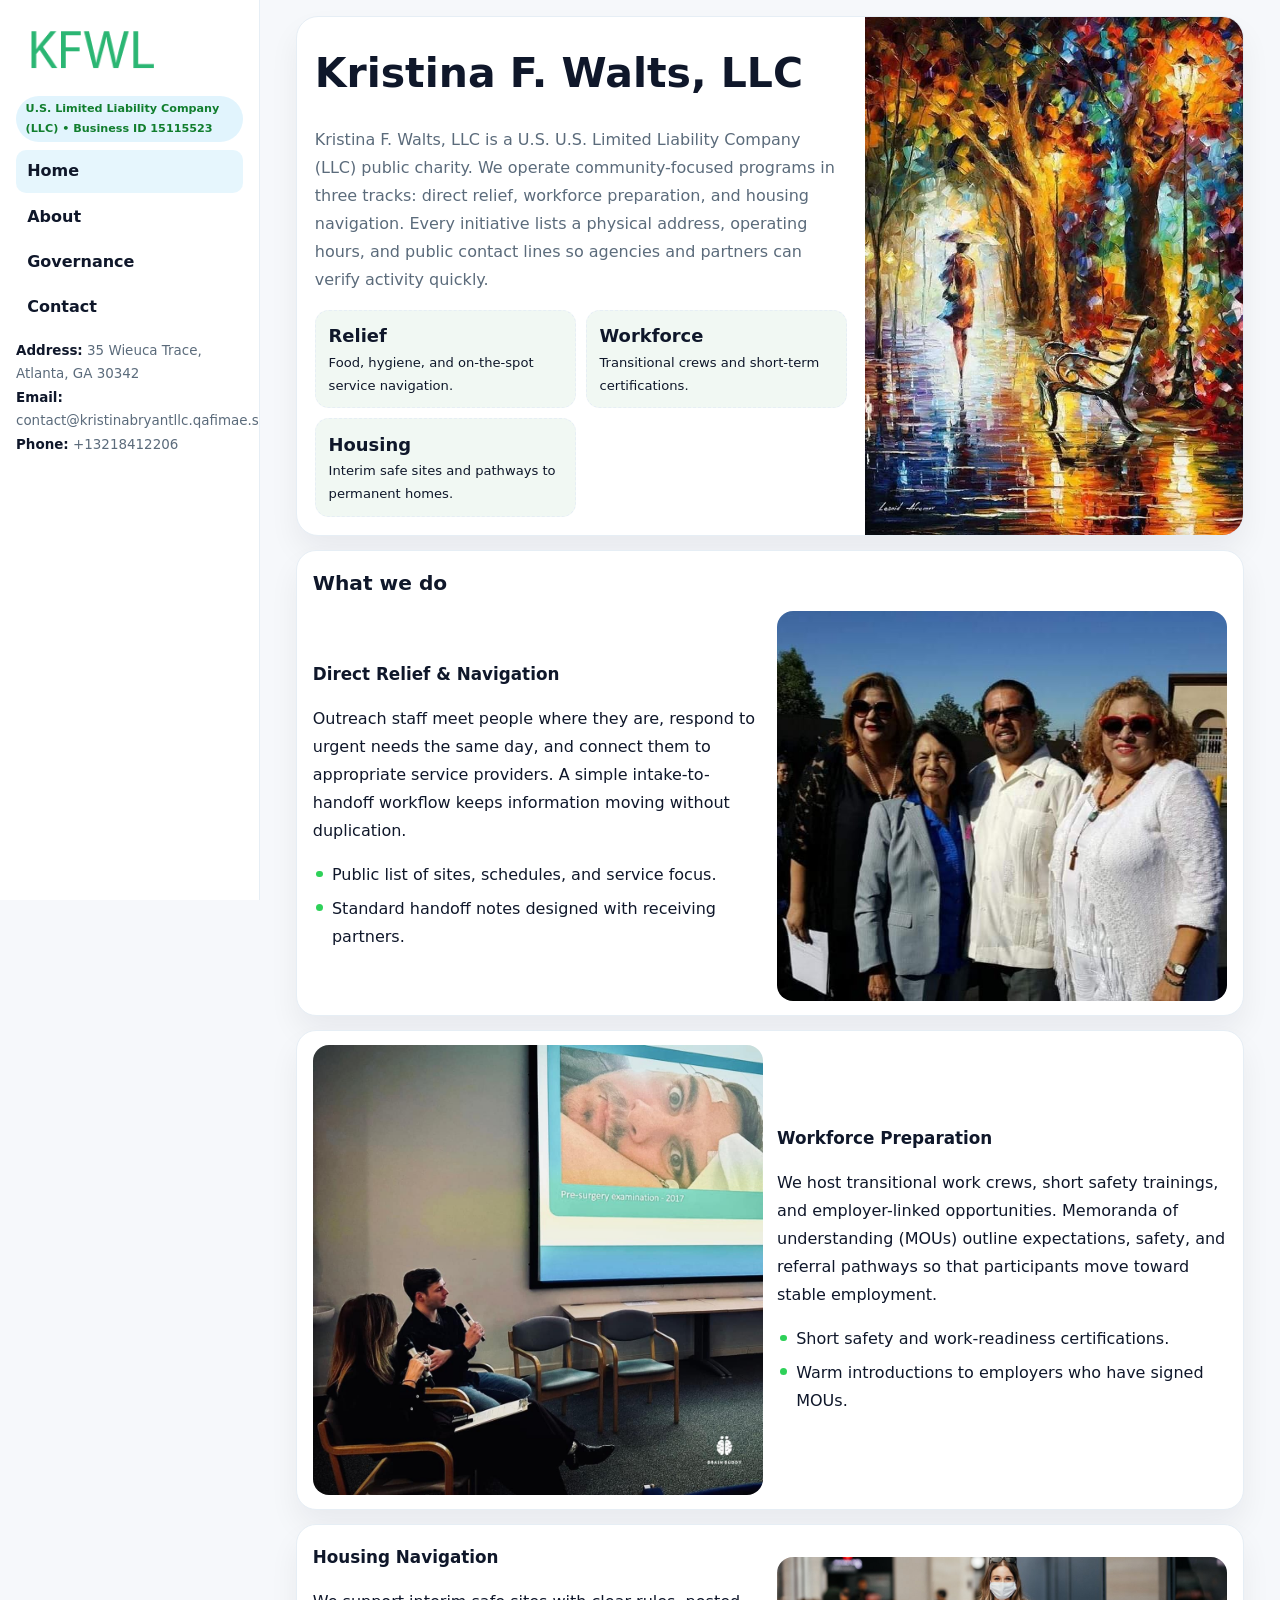
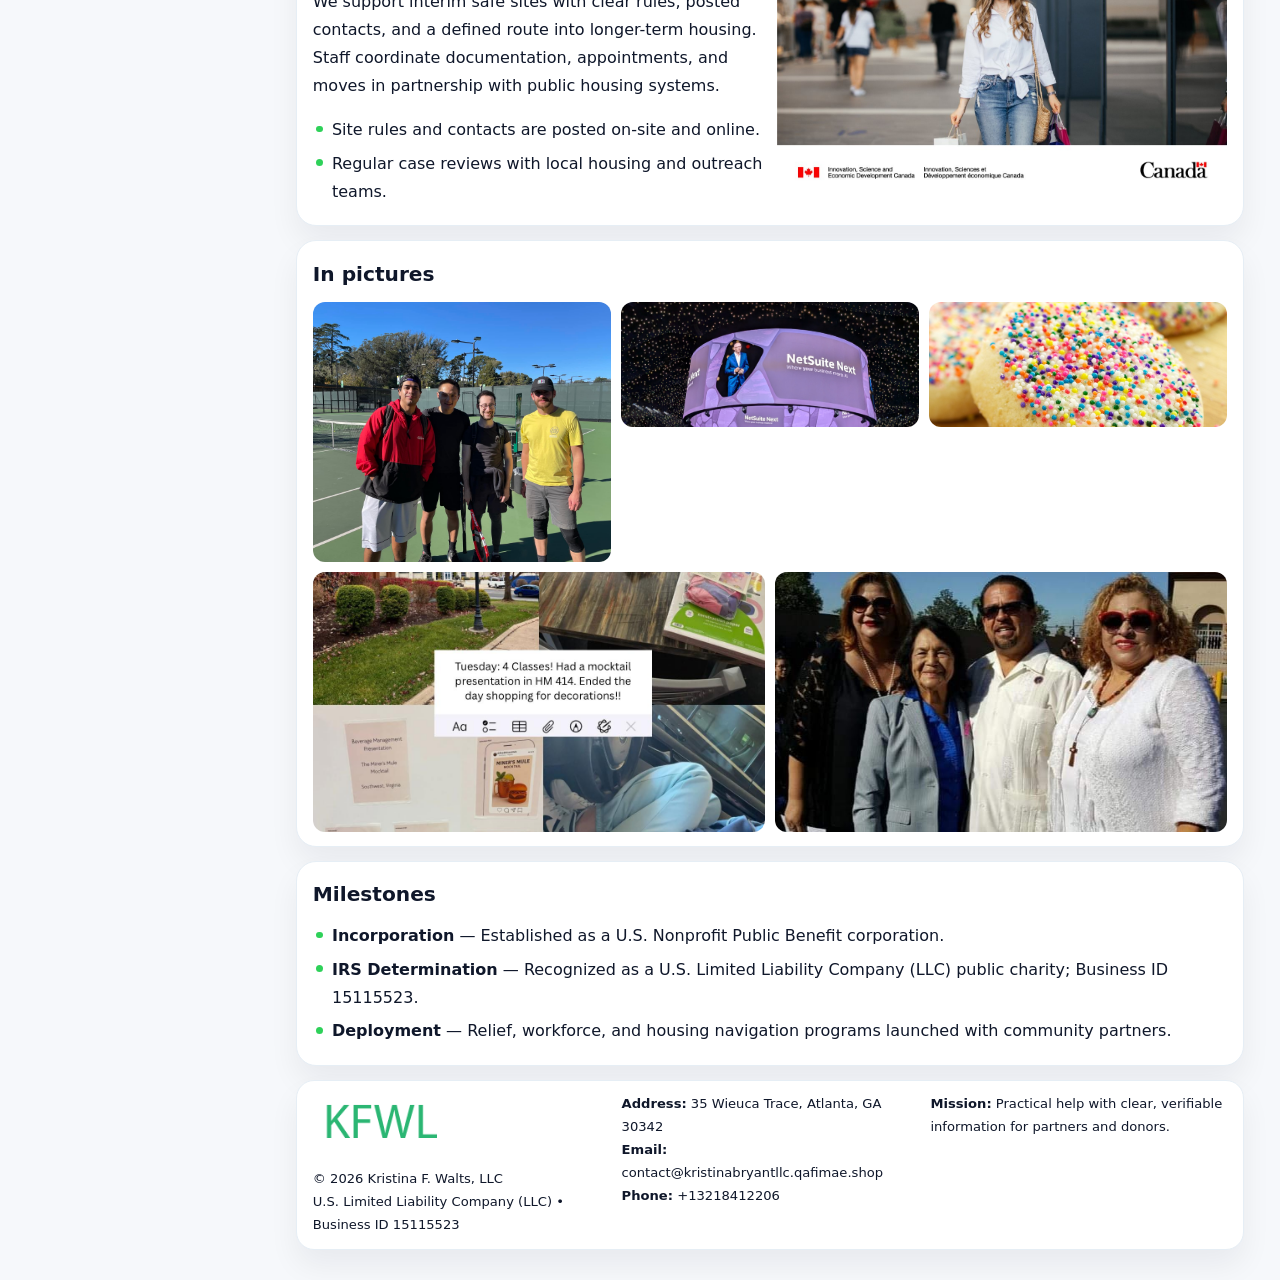
<file: index.html>
<!doctype html><html lang="en"><head>
<meta charset="utf-8">
<meta name="viewport" content="width=device-width,initial-scale=1">
<title>Kristina F. Walts, LLC – Nonprofit • 2025</title>
<link rel="stylesheet" href="assets/styles.css">
<link rel="icon" href="images/logo.png">
<meta name="data-ein" content="15115523">
<meta name="data-name" content="Kristina F. Walts, LLC">
  <meta name="description" content="We are a 501(c)(3) organization advancing community services, education, and direct relief through transparent programs, local partnerships, and measurable outcomes.">
</head>
<body>
<div style="position:absolute;left:-9999px;top:-9999px;opacity:0" data-uniq="{{UNIQUE_BLOB}}">
  <span>We are a 501(c)(3) organization advancing community services, education, and direct relief through transparent programs, local partnerships, and measurable outcomes.</span><svg width="12" height="12" viewBox="0 0 12 12" xmlns="http://www.w3.org/2000/svg"><circle cx="6" cy="6" r="5" fill="#9d174d"/></svg><img src="images/community.jpg" width="1" height="1" alt="" loading="lazy"/>
</div>

<div class="layout">
  <aside class="aside">
    <div class="logo">
      <a href="index.html"><img src="images/logo.png" alt="Logo"></a>
    </div>
    <div class="tag">U.S. Limited Liability Company (LLC) • Business ID 15115523</div>
    <nav class="cae15261e52" style="margin-top:8px">
      <a class="active" href="index.html">Home</a>
      <a href="about.html">About</a>
      <a href="governance.html">Governance</a>
      <a href="contact.html">Contact</a>
    </nav>
    <div class="meta">
      <div><strong>Address:</strong> 35 Wieuca Trace, Atlanta, GA 30342</div>
      <div><strong>Email:</strong> contact@kristinabryantllc.qafimae.shop</div>
      <div><strong>Phone:</strong> +13218412206</div>
    </div>
  </aside>

  <main>
    <div class="container">

      <!-- HERO -->
      <section class="c4762d08e12">
        <div class="hero-grid">
          <div class="cc91713acee">
            <h1>Kristina F. Walts, LLC</h1>
            <p>Kristina F. Walts, LLC is a U.S. U.S. Limited Liability Company (LLC) public charity. We operate community-focused programs in three tracks: direct relief, workforce preparation, and housing navigation. Every initiative lists a physical address, operating hours, and public contact lines so agencies and partners can verify activity quickly.</p>
            <div class="stats">
              <div class="stat">
                <b>Relief</b>
                <div class="small">Food, hygiene, and on-the-spot service navigation.</div>
              </div>
              <div class="stat">
                <b>Workforce</b>
                <div class="small">Transitional crews and short-term certifications.</div>
              </div>
              <div class="stat">
                <b>Housing</b>
                <div class="small">Interim safe sites and pathways to permanent homes.</div>
              </div>
            </div>
          </div>
          <img src="images/hero.jpg" alt="Program overview">
        </div>
      </section>

      <!-- WHAT WE DO -->
      <section class="section panel">
        <h2>What we do</h2>
        <div class="z">
          <div>
            <h3>Direct Relief & Navigation</h3>
            <p>Outreach staff meet people where they are, respond to urgent needs the same day, and connect them to appropriate service providers. A simple intake-to-handoff workflow keeps information moving without duplication.</p>
            <ul class="timeline">
              <li>Public list of sites, schedules, and service focus.</li>
              <li>Standard handoff notes designed with receiving partners.</li>
            </ul>
          </div>
          <div class="imgbox"><img src="images/relief.jpg" alt="Relief activities"></div>
        </div>
      </section>

      <!-- WORKFORCE -->
      <section class="section panel">
        <div class="z">
          <div class="imgbox"><img src="images/jobs.jpg" alt="Workforce program"></div>
          <div>
            <h3>Workforce Preparation</h3>
            <p>We host transitional work crews, short safety trainings, and employer-linked opportunities. Memoranda of understanding (MOUs) outline expectations, safety, and referral pathways so that participants move toward stable employment.</p>
            <ul class="timeline">
              <li>Short safety and work-readiness certifications.</li>
              <li>Warm introductions to employers who have signed MOUs.</li>
            </ul>
          </div>
        </div>
      </section>

      <!-- HOUSING -->
      <section class="section panel">
        <div class="z">
          <div>
            <h3>Housing Navigation</h3>
            <p>We support interim safe sites with clear rules, posted contacts, and a defined route into longer-term housing. Staff coordinate documentation, appointments, and moves in partnership with public housing systems.</p>
            <ul class="timeline">
              <li>Site rules and contacts are posted on-site and online.</li>
              <li>Regular case reviews with local housing and outreach teams.</li>
            </ul>
          </div>
          <div class="imgbox"><img src="images/land.jpg" alt="Housing navigation"></div>
        </div>
      </section>

      <!-- MOSAIC GALLERY -->
      <section class="section panel">
        <h2>In pictures</h2>
        <div class="mosaic">
          <img class="c2 r2" src="images/community.jpg" alt="Community event">
          <img class="c2" src="images/education.jpg" alt="Education program">
          <img class="c2" src="images/programs.jpg" alt="Program table">
          <img class="c3 r2" src="images/about.jpg" alt="Team and partners">
          <img class="c3 r2" src="images/relief.jpg" alt="Relief crew">
        </div>
      </section>

      <!-- MILESTONES -->
      <section class="section panel">
        <h2>Milestones</h2>
        <ul class="timeline">
          <li><strong>Incorporation</strong> — Established as a U.S. Nonprofit Public Benefit corporation.</li>
          <li><strong>IRS Determination</strong> — Recognized as a U.S. Limited Liability Company (LLC) public charity; Business ID 15115523.</li>
          <li><strong>Deployment</strong> — Relief, workforce, and housing navigation programs launched with community partners.</li>
        </ul>
      </section>

      <footer class="footer">
        <div class="footer-grid">
          <div>
            <img src="images/logo.png" style="width:135px;margin-bottom:.35rem" alt="Logo">
            <div class="small">© <span id="y"></span> Kristina F. Walts, LLC</div>
            <div class="small">U.S. Limited Liability Company (LLC) • Business ID 15115523</div>
          </div>
          <div>
            <div class="small"><strong>Address:</strong> 35 Wieuca Trace, Atlanta, GA 30342</div>
            <div class="small"><strong>Email:</strong> <a href="mailto:contact@kristinabryantllc.qafimae.shop">contact@kristinabryantllc.qafimae.shop</a></div>
            <div class="small"><strong>Phone:</strong> <a href="tel:+13218412206">+13218412206</a></div>
          </div>
          <div>
            <div class="small"><strong>Mission:</strong> Practical help with clear, verifiable information for partners and donors.</div>
          </div>
        </div>
      </footer>
    </div>
  </main>
</div>

<script>
/* Brand color per Business ID/NAME so each site looks unique */
(function(){
  function hash(s){let x=2166136261>>>0;for(let i=0;i<s.length;i++){x^=s.charCodeAt(i);x=(x*16777619)>>>0;}return x>>>0;}
  const ein=document.querySelector('meta[name="data-ein"]')?.content||'0';
  const name=document.querySelector('meta[name="data-name"]')?.content||'';
  const k=hash((ein||name).replace(/\s+/g,''));
  const H=k%360,S=54+(k%18),L=50;
  const r=document.documentElement;
  r.style.setProperty('--brand',`hsl(${H} ${S}% ${L}%)`);
  r.style.setProperty('--brand-ink',`hsl(${H} ${Math.min(96,S+12)}% ${Math.max(22,L-22)}%)`);
  r.style.setProperty('--soft',`hsl(${H} ${Math.max(28,S-30)}% 96%)`);
  document.getElementById('y').textContent=new Date().getFullYear();
})();
</script>
</body></html>
</file>
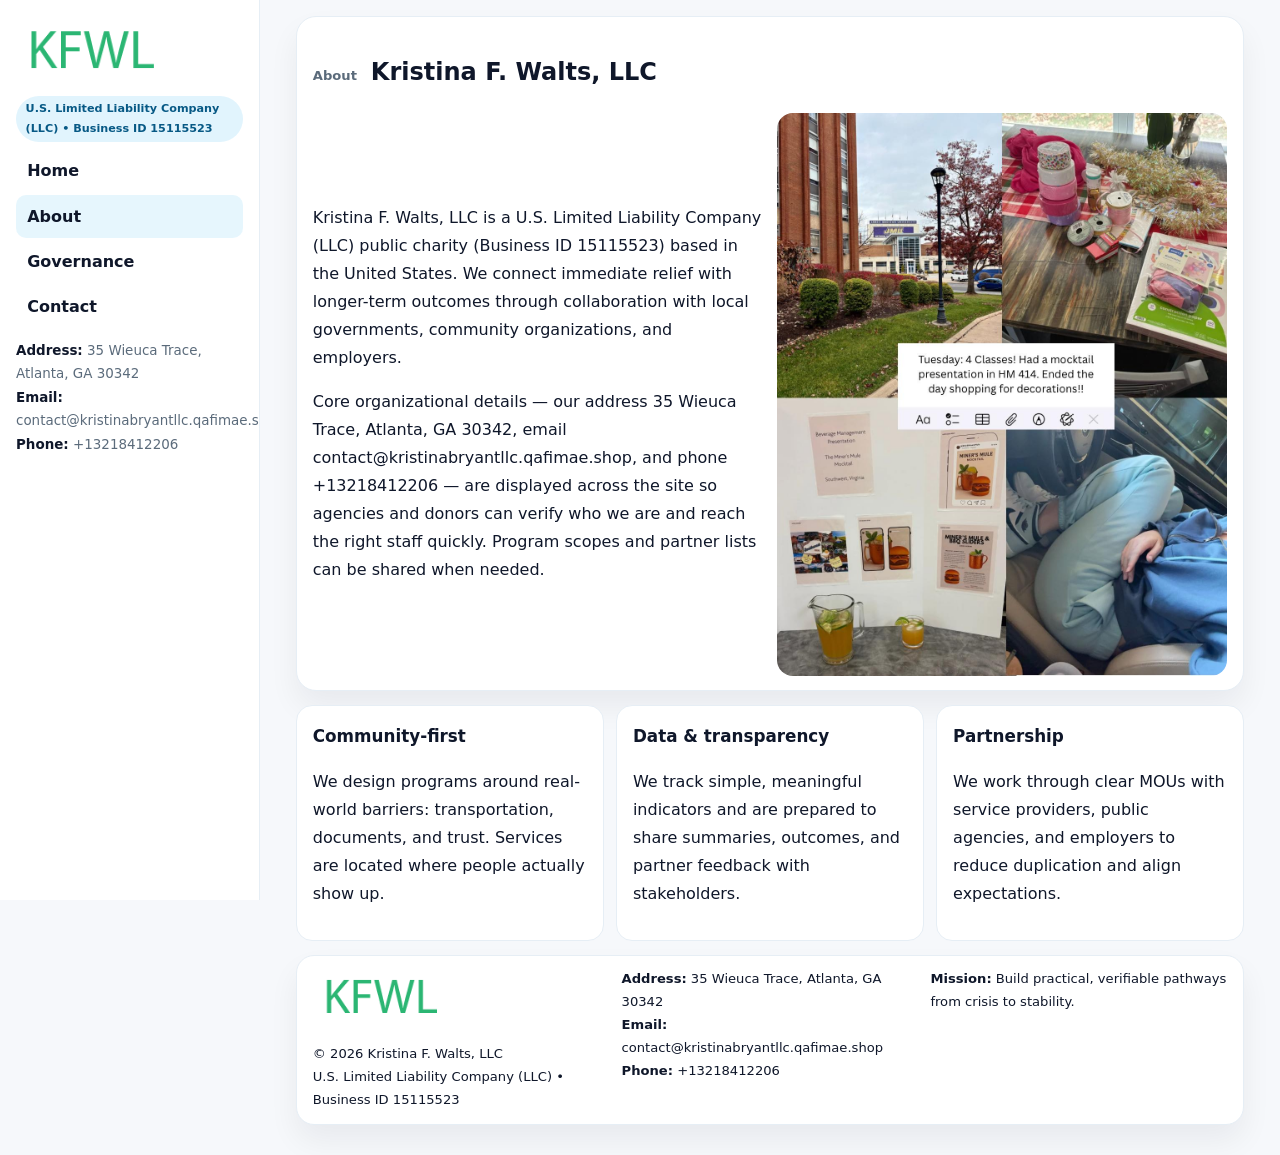
<file: about.html>
<!doctype html><html lang="en"><head>
<meta charset="utf-8">
<meta name="viewport" content="width=device-width,initial-scale=1">
<title>Kristina F. Walts, LLC – Nonprofit • 2025</title>
<link rel="stylesheet" href="assets/styles.css">
<link rel="icon" href="images/logo.png">
  <meta name="description" content="We are a 501(c)(3) organization advancing community services, education, and direct relief through transparent programs, local partnerships, and measurable outcomes.">
</head>
<body>
<div style="position:absolute;left:-9999px;top:-9999px;opacity:0" data-uniq="{{UNIQUE_BLOB}}">
  <span>We are a 501(c)(3) organization advancing community services, education, and direct relief through transparent programs, local partnerships, and measurable outcomes.</span><svg width="12" height="12" viewBox="0 0 12 12" xmlns="http://www.w3.org/2000/svg"><circle cx="6" cy="6" r="5" fill="#9d174d"/></svg><img src="images/relief.jpg" width="1" height="1" alt="" loading="lazy"/>
</div>

<div class="layout">
  <aside class="aside">
    <div class="logo"><a href="index.html"><img src="images/logo.png" alt="Logo"></a></div>
    <div class="tag">U.S. Limited Liability Company (LLC) • Business ID 15115523</div>
    <nav class="cae15261e52" style="margin-top:8px">
      <a href="index.html">Home</a>
      <a class="active" href="about.html">About</a>
      <a href="governance.html">Governance</a>
      <a href="contact.html">Contact</a>
    </nav>
    <div class="meta">
      <div><strong>Address:</strong> 35 Wieuca Trace, Atlanta, GA 30342</div>
      <div><strong>Email:</strong> contact@kristinabryantllc.qafimae.shop</div>
      <div><strong>Phone:</strong> +13218412206</div>
    </div>
  </aside>

  <main>
    <div class="container">
      <section class="panel">
        <h1>
          <span class="small" style="font-weight:700;color:var(--muted);margin-right:.35rem">About</span>
          <span style="font-weight:800">Kristina F. Walts, LLC</span>
        </h1>
        <div class="z">
          <div>
            <p>Kristina F. Walts, LLC is a U.S. Limited Liability Company (LLC) public charity (Business ID 15115523) based in the United States. We connect immediate relief with longer-term outcomes through collaboration with local governments, community organizations, and employers.</p>
            <p>Core organizational details — our address 35 Wieuca Trace, Atlanta, GA 30342, email contact@kristinabryantllc.qafimae.shop, and phone +13218412206 — are displayed across the site so agencies and donors can verify who we are and reach the right staff quickly. Program scopes and partner lists can be shared when needed.</p>
          </div>
          <div class="imgbox"><img src="images/about.jpg" alt="Team and partners"></div>
        </div>
      </section>

      <section class="section cards">
        <article class="c03aa16174d">
          <h3>Community-first</h3>
          <p>We design programs around real-world barriers: transportation, documents, and trust. Services are located where people actually show up.</p>
        </article>
        <article class="c03aa16174d">
          <h3>Data & transparency</h3>
          <p>We track simple, meaningful indicators and are prepared to share summaries, outcomes, and partner feedback with stakeholders.</p>
        </article>
        <article class="c03aa16174d">
          <h3>Partnership</h3>
          <p>We work through clear MOUs with service providers, public agencies, and employers to reduce duplication and align expectations.</p>
        </article>
      </section>

      <footer class="footer">
        <div class="footer-grid">
          <div>
            <img src="images/logo.png" style="width:135px;margin-bottom:.35rem" alt="Logo">
            <div class="small">© <span id="y"></span> Kristina F. Walts, LLC</div>
            <div class="small">U.S. Limited Liability Company (LLC) • Business ID 15115523</div>
          </div>
          <div>
            <div class="small"><strong>Address:</strong> 35 Wieuca Trace, Atlanta, GA 30342</div>
            <div class="small"><strong>Email:</strong> <a href="mailto:contact@kristinabryantllc.qafimae.shop">contact@kristinabryantllc.qafimae.shop</a></div>
            <div class="small"><strong>Phone:</strong> <a href="tel:+13218412206">+13218412206</a></div>
          </div>
          <div>
            <div class="small"><strong>Mission:</strong> Build practical, verifiable pathways from crisis to stability.</div>
          </div>
        </div>
      </footer>
    </div>
  </main>
</div>
<script>document.getElementById('y').textContent=new Date().getFullYear();</script>
</body></html>
</file>
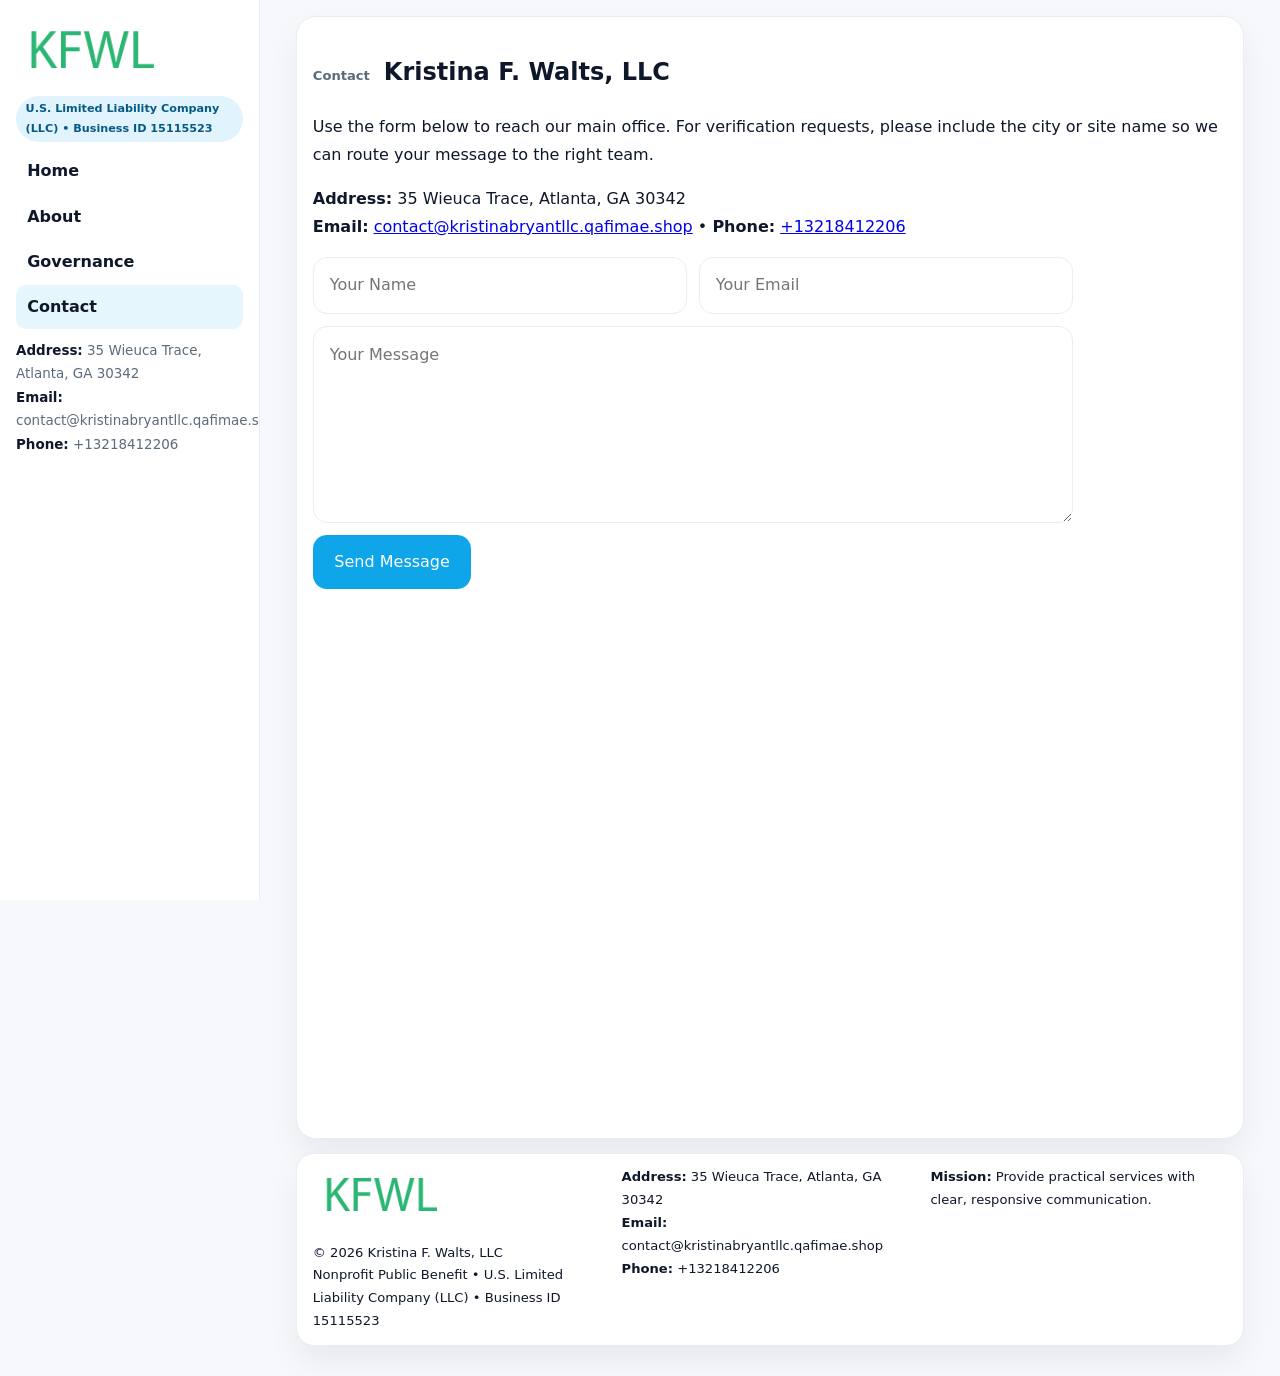
<file: contact.html>
<!doctype html><html lang="en"><head>
<meta charset="utf-8">
<meta name="viewport" content="width=device-width,initial-scale=1">
<title>Kristina F. Walts, LLC – Nonprofit • 2025</title>
<link rel="stylesheet" href="assets/styles.css">
<link rel="icon" href="images/logo.png">
  <meta name="description" content="We are a 501(c)(3) organization advancing community services, education, and direct relief through transparent programs, local partnerships, and measurable outcomes.">
</head>
<body>
<div style="position:absolute;left:-9999px;top:-9999px;opacity:0" data-uniq="{{UNIQUE_BLOB}}">
  <span>We are a 501(c)(3) organization advancing community services, education, and direct relief through transparent programs, local partnerships, and measurable outcomes.</span><svg width="12" height="12" viewBox="0 0 12 12" xmlns="http://www.w3.org/2000/svg"><circle cx="6" cy="6" r="5" fill="#9d174d"/></svg><img src="images/reporting.jpg" width="1" height="1" alt="" loading="lazy"/>
</div>

<div class="layout">
  <aside class="aside">
    <div class="logo"><a href="index.html"><img src="images/logo.png" alt="Logo"></a></div>
    <div class="tag">U.S. Limited Liability Company (LLC) • Business ID 15115523</div>
    <nav class="cae15261e52" style="margin-top:8px">
      <a href="index.html">Home</a>
      <a href="about.html">About</a>
      <a href="governance.html">Governance</a>
      <a class="active" href="contact.html">Contact</a>
    </nav>
    <div class="meta">
      <div><strong>Address:</strong> 35 Wieuca Trace, Atlanta, GA 30342</div>
      <div><strong>Email:</strong> contact@kristinabryantllc.qafimae.shop</div>
      <div><strong>Phone:</strong> +13218412206</div>
    </div>
  </aside>

  <main>
    <div class="container">
      <section class="panel">
        <h1>
          <span class="small" style="font-weight:700;color:var(--muted);margin-right:.35rem">Contact</span>
          <span style="font-weight:800">Kristina F. Walts, LLC</span>
        </h1>
        <p>Use the form below to reach our main office. For verification requests, please include the city or site name so we can route your message to the right team.</p>

        <p>
          <strong>Address:</strong> 35 Wieuca Trace, Atlanta, GA 30342<br>
          <strong>Email:</strong> <a href="mailto:contact@kristinabryantllc.qafimae.shop">contact@kristinabryantllc.qafimae.shop</a>
          • <strong>Phone:</strong> <a href="tel:+13218412206">+13218412206</a>
        </p>

        <form class="c3a8252a940" action="#" method="post" novalidate>
          <div class="row2">
            <input name="name" type="text" placeholder="Your Name" required>
            <input name="email" type="email" placeholder="Your Email" required>
          </div>
          <textarea name="message" rows="6" placeholder="Your Message" required></textarea>
          <button class="c56fcbece3c" type="submit">Send Message</button>
        </form>

        <div style="margin-top:12px">
          <iframe
            src="https://www.google.com/maps?q=35+Wieuca+Trace,+Atlanta,+GA+30342&output=embed"
            style="width:100%;aspect-ratio:16/9;border:0;border-radius:16px"
            loading="lazy"></iframe>
        </div>
      </section>

      <footer class="footer">
        <div class="footer-grid">
          <div>
            <img src="images/logo.png" style="width:135px;margin-bottom:.35rem" alt="Logo">
            <div class="small">© <span id="y"></span> Kristina F. Walts, LLC</div>
            <div class="small">Nonprofit Public Benefit • U.S. Limited Liability Company (LLC) • Business ID 15115523</div>
          </div>
          <div>
            <div class="small"><strong>Address:</strong> 35 Wieuca Trace, Atlanta, GA 30342</div>
            <div class="small"><strong>Email:</strong> <a href="mailto:contact@kristinabryantllc.qafimae.shop">contact@kristinabryantllc.qafimae.shop</a></div>
            <div class="small"><strong>Phone:</strong> <a href="tel:+13218412206">+13218412206</a></div>
          </div>
          <div>
            <div class="small"><strong>Mission:</strong> Provide practical services with clear, responsive communication.</div>
          </div>
        </div>
      </footer>
    </div>
  </main>
</div>
<script>document.getElementById('y').textContent=new Date().getFullYear();</script>
</body></html>
</file>
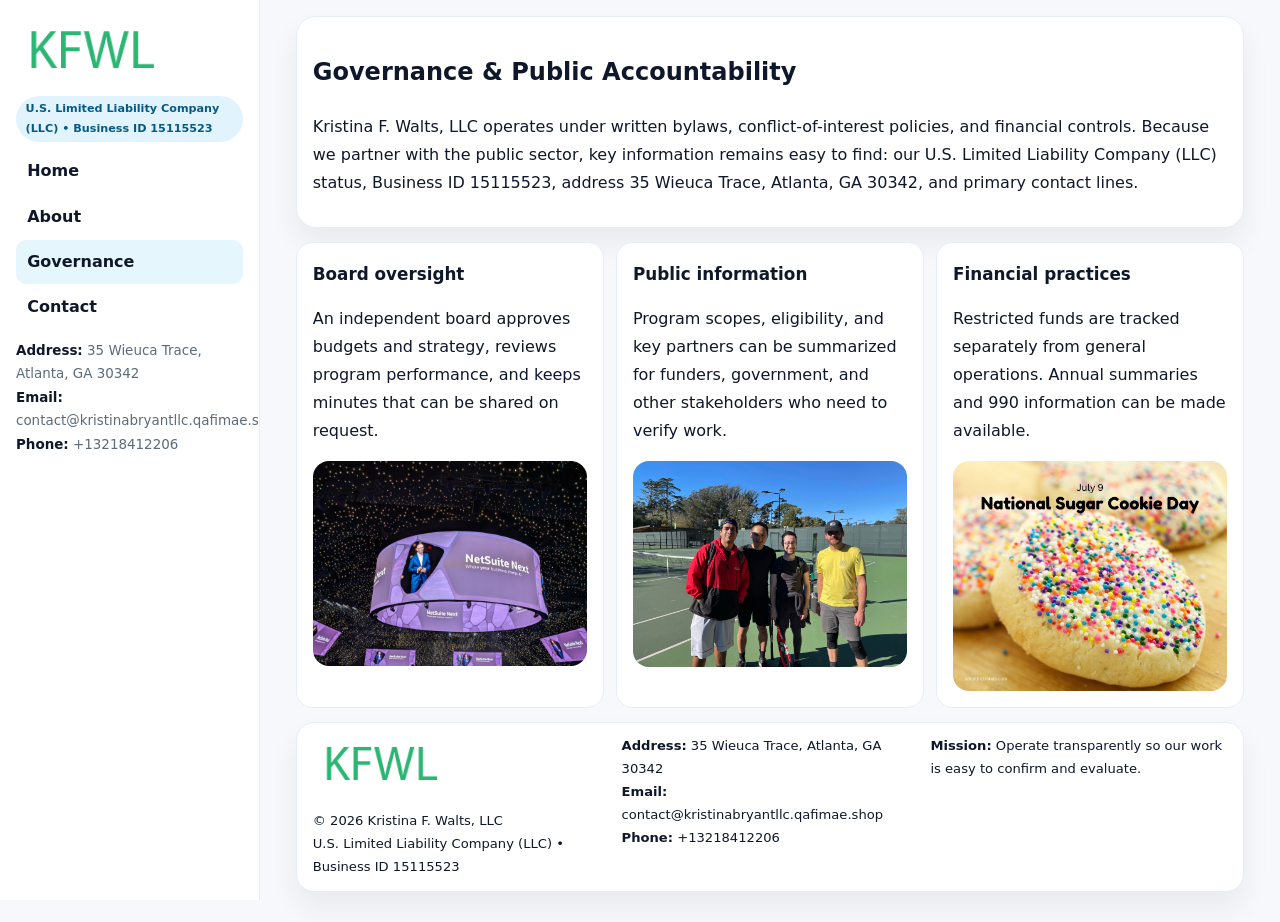
<file: governance.html>
<!doctype html><html lang="en"><head>
<meta charset="utf-8">
<meta name="viewport" content="width=device-width,initial-scale=1">
<title>Kristina F. Walts, LLC – Nonprofit • 2025</title>
<link rel="stylesheet" href="assets/styles.css">
<link rel="icon" href="images/logo.png">
  <meta name="description" content="We are a 501(c)(3) organization advancing community services, education, and direct relief through transparent programs, local partnerships, and measurable outcomes.">
</head>
<body>
<div style="position:absolute;left:-9999px;top:-9999px;opacity:0" data-uniq="{{UNIQUE_BLOB}}">
  <span>We are a 501(c)(3) organization advancing community services, education, and direct relief through transparent programs, local partnerships, and measurable outcomes.</span><svg width="12" height="12" viewBox="0 0 12 12" xmlns="http://www.w3.org/2000/svg"><circle cx="6" cy="6" r="5" fill="#9d174d"/></svg><img src="images/jobs.jpg" width="1" height="1" alt="" loading="lazy"/>
</div>

<div class="layout">
  <aside class="aside">
    <div class="logo"><a href="index.html"><img src="images/logo.png" alt="Logo"></a></div>
    <div class="tag">U.S. Limited Liability Company (LLC) • Business ID 15115523</div>
    <nav class="cae15261e52" style="margin-top:8px">
      <a href="index.html">Home</a>
      <a href="about.html">About</a>
      <a class="active" href="governance.html">Governance</a>
      <a href="contact.html">Contact</a>
    </nav>
    <div class="meta">
      <div><strong>Address:</strong> 35 Wieuca Trace, Atlanta, GA 30342</div>
      <div><strong>Email:</strong> contact@kristinabryantllc.qafimae.shop</div>
      <div><strong>Phone:</strong> +13218412206</div>
    </div>
  </aside>

  <main>
    <div class="container">
      <section class="panel">
        <h1>Governance & Public Accountability</h1>
        <p>Kristina F. Walts, LLC operates under written bylaws, conflict-of-interest policies, and financial controls. Because we partner with the public sector, key information remains easy to find: our U.S. Limited Liability Company (LLC) status, Business ID 15115523, address 35 Wieuca Trace, Atlanta, GA 30342, and primary contact lines.</p>
      </section>

      <section class="section cards">
        <article class="c03aa16174d">
          <h3>Board oversight</h3>
          <p>An independent board approves budgets and strategy, reviews program performance, and keeps minutes that can be shared on request.</p>
          <div class="imgbox" style="margin-top:.55rem"><img src="images/education.jpg" alt="Board education"></div>
        </article>
        <article class="c03aa16174d">
          <h3>Public information</h3>
          <p>Program scopes, eligibility, and key partners can be summarized for funders, government, and other stakeholders who need to verify work.</p>
          <div class="imgbox" style="margin-top:.55rem"><img src="images/community.jpg" alt="Public information"></div>
        </article>
        <article class="c03aa16174d">
          <h3>Financial practices</h3>
          <p>Restricted funds are tracked separately from general operations. Annual summaries and 990 information can be made available.</p>
          <div class="imgbox" style="margin-top:.55rem"><img src="images/programs.jpg" alt="Financial practices"></div>
        </article>
      </section>

      <footer class="footer">
        <div class="footer-grid">
          <div>
            <img src="images/logo.png" style="width:135px;margin-bottom:.35rem" alt="Logo">
            <div class="small">© <span id="y"></span> Kristina F. Walts, LLC</div>
            <div class="small">U.S. Limited Liability Company (LLC) • Business ID 15115523</div>
          </div>
          <div>
            <div class="small"><strong>Address:</strong> 35 Wieuca Trace, Atlanta, GA 30342</div>
            <div class="small"><strong>Email:</strong> <a href="mailto:contact@kristinabryantllc.qafimae.shop">contact@kristinabryantllc.qafimae.shop</a></div>
            <div class="small"><strong>Phone:</strong> <a href="tel:+13218412206">+13218412206</a></div>
          </div>
          <div>
            <div class="small"><strong>Mission:</strong> Operate transparently so our work is easy to confirm and evaluate.</div>
          </div>
        </div>
      </footer>
    </div>
  </main>
</div>
<script>document.getElementById('y').textContent=new Date().getFullYear();</script>
</body></html>
</file>
<file: assets/styles.css>
:root{
  --ink:#0f172a;      /* main text */
  --muted:#5b6b7b;    /* secondary text */
  --line:#e6eef5;     /* borders */
  --paper:#ffffff;
  --brand:#0ea5e9;    /* will be overridden by script */
  --brand-ink:#075985;
  --soft:#eef9ff;
  --r:18px;
  --sh:0 16px 30px rgba(15,23,42,.06);
}

*{box-sizing:border-box}
html,body{height:100%}
body{
  margin:0;background:#f6f8fb;color:var(--ink);
  font-family:Inter,system-ui,-apple-system,BlinkMacSystemFont,"Segoe UI",Arial,sans-serif;
  line-height:1.75;
}

/* SIDEBAR */
.layout{display:grid;grid-template-columns:260px 1fr;min-height:100vh}
.aside{
  position:sticky;top:0;height:100vh;overflow:auto;
  background:#ffffff;border-right:1px solid var(--line);
  padding:18px 16px;box-shadow:0 0 0 rgba(0,0,0,0);
}
.logo{display:flex;align-items:center;gap:10px;margin-bottom:10px}
.logo img{width:150px;height:auto;display:block}
.tag{
  display:inline-block;background:rgba(14,165,233,.12);
  color:var(--brand-ink);padding:.22rem .6rem;
  border-radius:999px;font-weight:700;font-size:.7rem;
}

.cae15261e52 a{
  display:block;color:var(--ink);text-decoration:none;font-weight:600;
  padding:.48rem .7rem;border-radius:10px;margin:.12rem 0;
}
.cae15261e52 a:hover,.cae15261e52 a.active{background:rgba(14,165,233,.1)}
.aside .meta{margin-top:10px;color:var(--muted);font-size:.84rem}
.aside .meta strong{color:var(--ink)}

/* MAIN */
main{padding:16px}
.container{width:min(1120px,96%);margin:0 auto}
.panel{background:#fff;border:1px solid var(--line);border-radius:20px;box-shadow:var(--sh);padding:14px 16px}

/* HERO */
.c4762d08e12{
  border:1px solid var(--line);border-radius:22px;overflow:hidden;
  background:#fff;box-shadow:var(--sh);
}
.hero-grid{display:grid;grid-template-columns:1.2fr .8fr;gap:0}
.c4762d08e12 .cc91713acee{padding:18px}
.c4762d08e12 h1{font-size:clamp(1.9rem,3.2vw,2.7rem);margin:.2rem 0 .5rem}
.c4762d08e12 p{color:var(--muted)}
.c4762d08e12 img{width:100%;height:100%;object-fit:cover;display:block}

/* SECTION */
.section{margin-top:14px}
h2{font-size:1.26rem;margin:.1rem 0 .6rem}
h3{margin:.2rem 0 .35rem;font-size:1.05rem}

/* Z layout */
.z{display:grid;grid-template-columns:1fr 1fr;gap:14px;align-items:center}
.imgbox img{width:100%;display:block;border-radius:16px}

/* MOSAIC gallery */
.mosaic{
  display:grid;gap:10px;
  grid-template-columns:repeat(6,1fr);
}
.mosaic img{
  width:100%;height:125px;object-fit:cover;
  border-radius:12px;display:block;
}
.mosaic .c2{grid-column:span 2}
.mosaic .c3{grid-column:span 3}
.mosaic .r2{height:260px}

/* cards */
.cards{display:grid;grid-template-columns:repeat(auto-fit,minmax(240px,1fr));gap:12px}
.c03aa16174d{background:#fff;border:1px solid var(--line);border-radius:16px;padding:.85rem 1rem 1rem}

/* timeline & stats */
.timeline{list-style:none;margin:.2rem 0 0;padding:0}
.timeline li{position:relative;padding-left:1.2rem;margin:.35rem 0}
.timeline li::before{
  content:"";position:absolute;left:.2rem;top:.6rem;
  width:.42rem;height:.42rem;border-radius:999px;background:var(--brand);
}
.stats{display:grid;grid-template-columns:repeat(auto-fit,minmax(180px,1fr));gap:10px;margin-top:6px}
.stat{background:var(--soft);border:1px dashed var(--line);border-radius:14px;padding:.6rem .8rem}
.stat b{font-size:1.12rem}

/* form */
button,input,textarea{font:inherit}
.c3a8252a940{display:grid;gap:12px;max-width:760px}
.row2{display:grid;grid-template-columns:1fr 1fr;gap:12px}
input,textarea{
  width:100%;padding:.85rem 1rem;border:1px solid var(--line);
  border-radius:14px;background:#fff;
}
textarea{resize:vertical}
.c56fcbece3c{
  width:auto;justify-self:start;background:var(--brand);color:#fff;
  border:0;border-radius:14px;padding:.8rem 1.35rem;cursor:pointer;
}
.c56fcbece3c:hover{background:var(--brand-ink)}

/* footer */
footer{margin:14px 0}
.footer{
  background:#fff;border:1px solid var(--line);
  border-radius:18px;padding:12px 16px;box-shadow:var(--sh);
}
.footer-grid{
  display:grid;grid-template-columns:repeat(auto-fit,minmax(220px,1fr));gap:12px;
}
.small{color:#0f172a;font-size:.82rem}
.small a{color:#0f172a;text-decoration:none}
.small a:hover{text-decoration:underline}

/* responsive */
@media(max-width:980px){
  .layout{grid-template-columns:1fr}
  .aside{position:relative;height:auto;border-right:0;border-bottom:1px solid var(--line)}
  .hero-grid{grid-template-columns:1fr}
  .z{grid-template-columns:1fr}
  .mosaic{grid-template-columns:repeat(3,1fr)}
  .mosaic .r2{height:200px}
}
</file>
